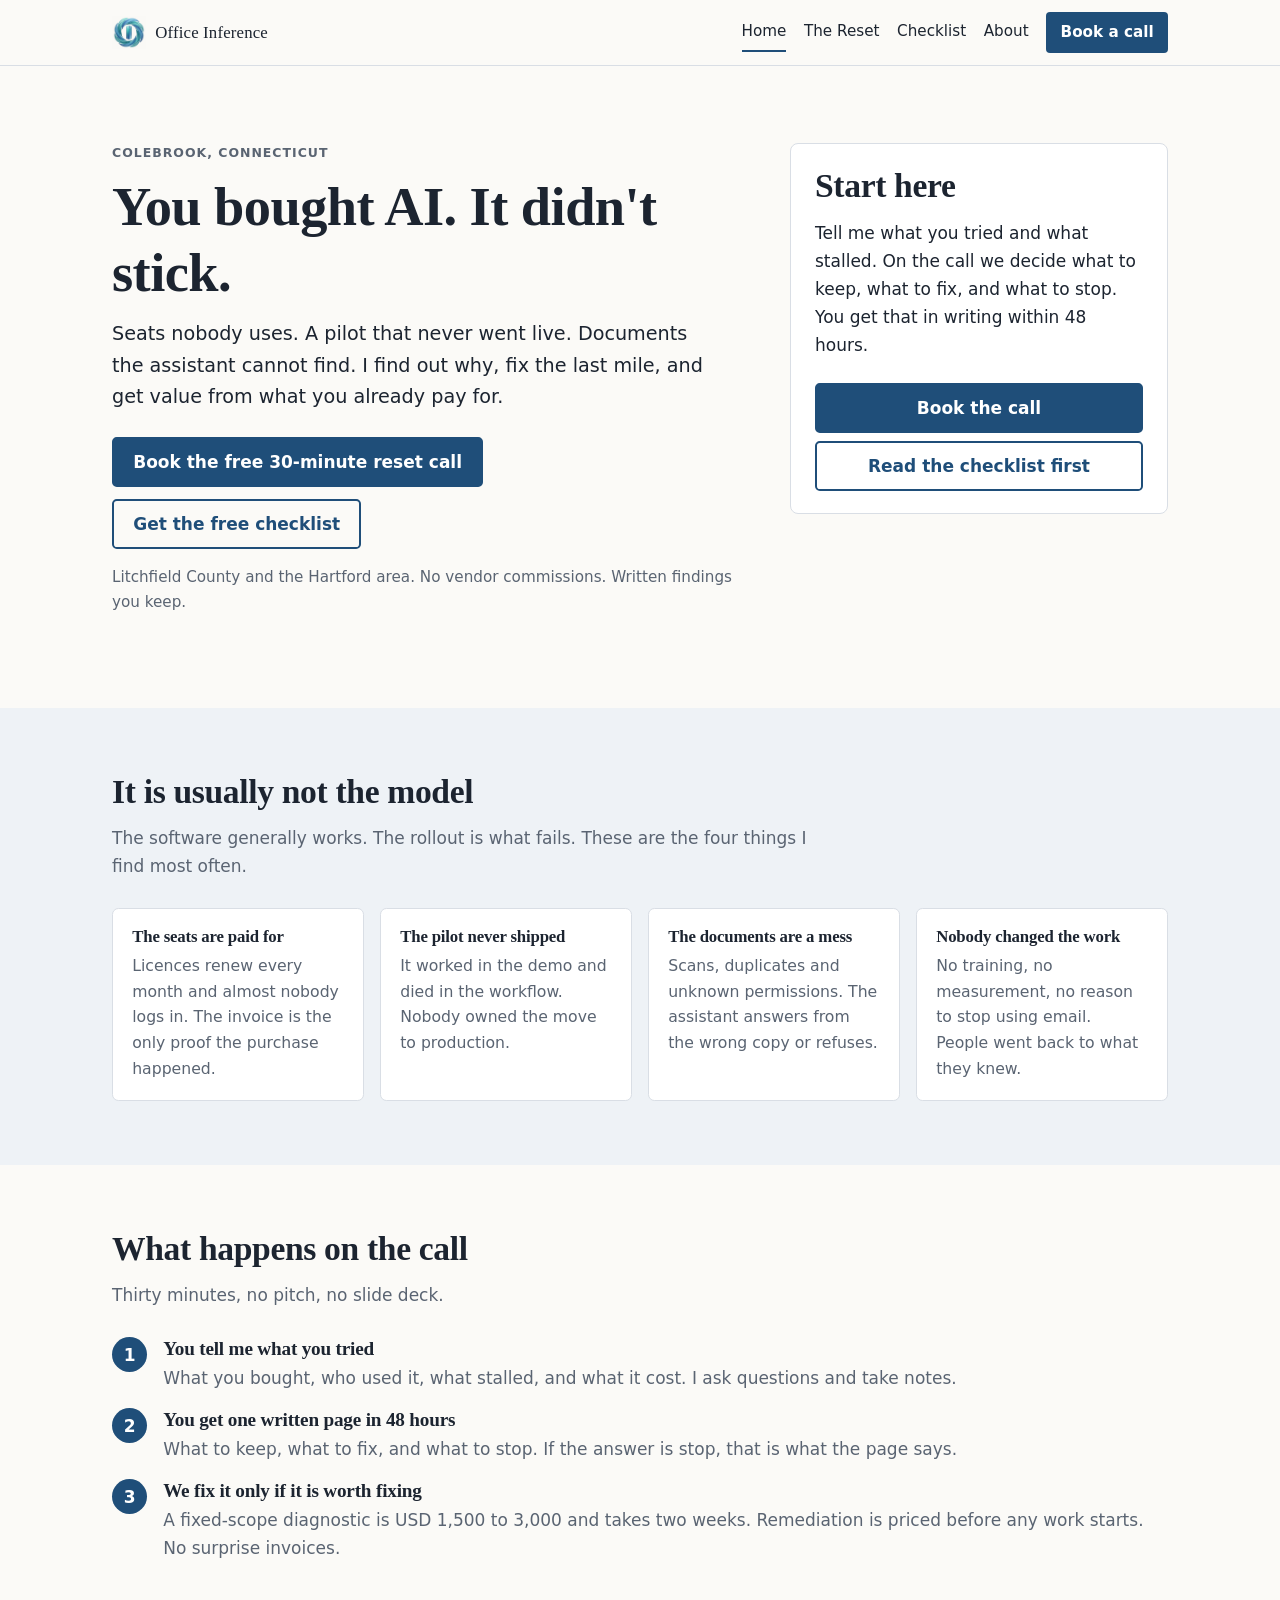
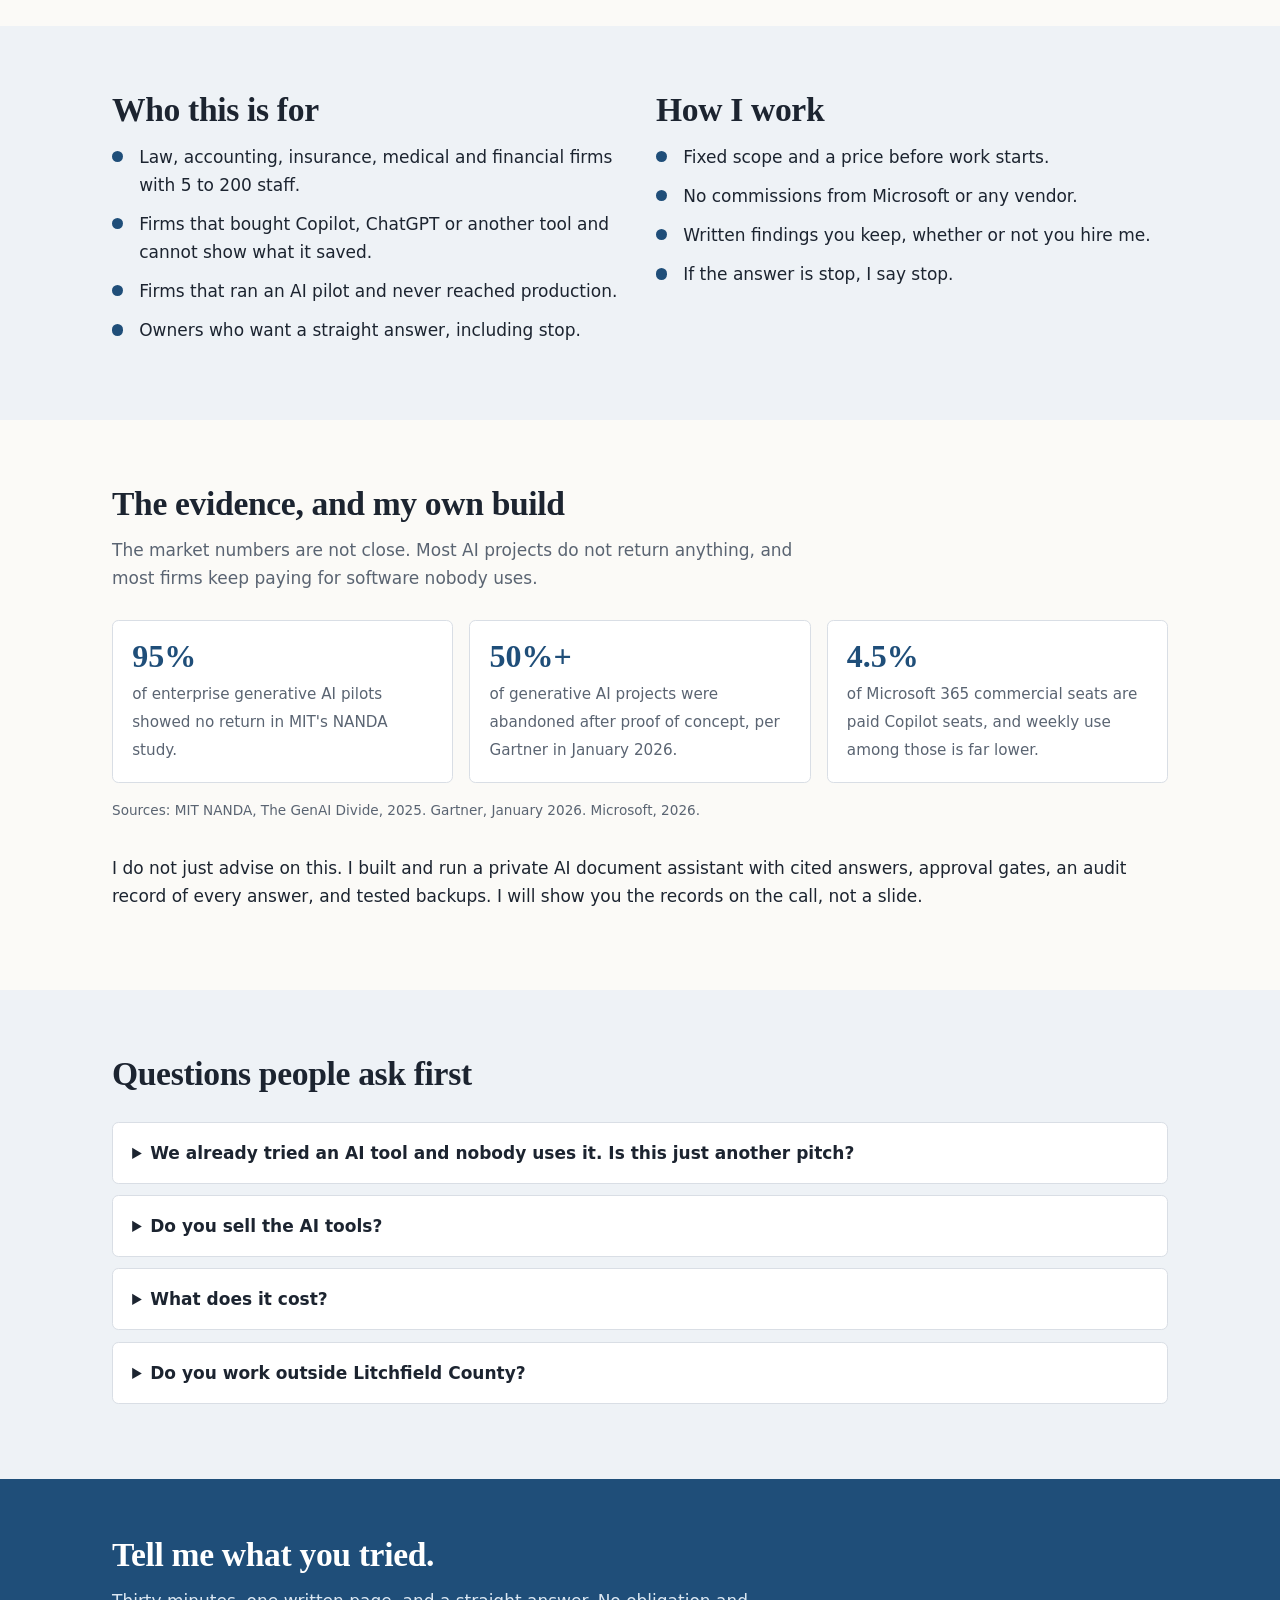
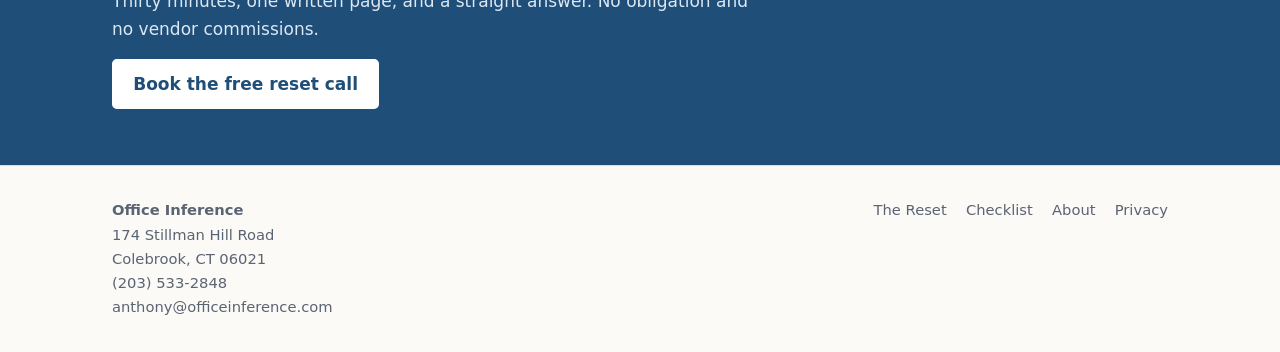
<file: index.html>
<!DOCTYPE html>
<html lang="en">
<head>
<meta charset="utf-8">
<meta name="viewport" content="width=device-width, initial-scale=1">
<title>Office Inference | You bought AI. It didn't stick.</title>
<meta name="description" content="AI adoption help for small firms in Litchfield County and the Hartford area. Find out why your AI stalled, fix the last mile, and get value from what you already own.">
<link rel="canonical" href="https://officeinference.com/">
<link rel="icon" href="/favicon.ico">
<link rel="stylesheet" href="/styles.css">
<script type="application/ld+json">
{"@context":"https://schema.org","@type":"ProfessionalService","name":"Office Inference","url":"https://officeinference.com/","telephone":"+12035332848","email":"anthony@officeinference.com","address":{"@type":"PostalAddress","streetAddress":"174 Stillman Hill Road","addressLocality":"Colebrook","addressRegion":"CT","postalCode":"06021","addressCountry":"US"},"areaServed":["Litchfield County, CT","Hartford, CT","West Hartford, CT"],"description":"AI adoption and remediation for small firms that bought AI and it did not stick."}
</script>
</head>
<body>
<a class="skip-link" href="#main">Skip to content</a>
<header class="site-header">
  <div class="wrap header-inner">
    <a class="brand-link" href="/">
      <img src="/brand/oi-logo-300.png" alt="Office Inference logo" width="300" height="300">
      <span class="brand-name">Office Inference</span>
    </a>
    <nav class="site-nav" aria-label="Main">
      <a href="/" aria-current="page">Home</a>
      <a href="/ai-reset/">The Reset</a>
      <a href="/checklist/">Checklist</a>
      <a href="/about/">About</a>
      <a class="nav-cta" href="/ai-reset/">Book a call</a>
    </nav>
  </div>
</header>

<main id="main">
  <section class="hero">
    <div class="wrap hero-grid">
      <div>
        <p class="eyebrow">Colebrook, Connecticut</p>
        <h1>You bought AI. It didn't stick.</h1>
        <p class="lead">Seats nobody uses. A pilot that never went live. Documents the assistant cannot find. I find out why, fix the last mile, and get value from what you already pay for.</p>
        <div class="actions">
          <a class="button" href="/ai-reset/">Book the free 30-minute reset call</a>
          <a class="button secondary" href="/checklist/">Get the free checklist</a>
        </div>
        <p class="small">Litchfield County and the Hartford area. No vendor commissions. Written findings you keep.</p>
      </div>
      <aside class="card" aria-label="Start here">
        <h2>Start here</h2>
        <p>Tell me what you tried and what stalled. On the call we decide what to keep, what to fix, and what to stop. You get that in writing within 48 hours.</p>
        <a class="button" href="/ai-reset/">Book the call</a>
        <a class="button secondary" href="/checklist/">Read the checklist first</a>
      </aside>
    </div>
  </section>

  <section class="block tint" aria-labelledby="pattern-title">
    <div class="wrap">
      <div class="section-head">
        <h2 id="pattern-title">It is usually not the model</h2>
        <p>The software generally works. The rollout is what fails. These are the four things I find most often.</p>
      </div>
      <div class="grid-4">
        <div class="item"><h3>The seats are paid for</h3><p>Licences renew every month and almost nobody logs in. The invoice is the only proof the purchase happened.</p></div>
        <div class="item"><h3>The pilot never shipped</h3><p>It worked in the demo and died in the workflow. Nobody owned the move to production.</p></div>
        <div class="item"><h3>The documents are a mess</h3><p>Scans, duplicates and unknown permissions. The assistant answers from the wrong copy or refuses.</p></div>
        <div class="item"><h3>Nobody changed the work</h3><p>No training, no measurement, no reason to stop using email. People went back to what they knew.</p></div>
      </div>
    </div>
  </section>

  <section class="block" aria-labelledby="happens-title">
    <div class="wrap">
      <div class="section-head">
        <h2 id="happens-title">What happens on the call</h2>
        <p>Thirty minutes, no pitch, no slide deck.</p>
      </div>
      <div class="steps">
        <div class="step"><h3>You tell me what you tried</h3><p>What you bought, who used it, what stalled, and what it cost. I ask questions and take notes.</p></div>
        <div class="step"><h3>You get one written page in 48 hours</h3><p>What to keep, what to fix, and what to stop. If the answer is stop, that is what the page says.</p></div>
        <div class="step"><h3>We fix it only if it is worth fixing</h3><p>A fixed-scope diagnostic is USD 1,500 to 3,000 and takes two weeks. Remediation is priced before any work starts. No surprise invoices.</p></div>
      </div>
    </div>
  </section>

  <section class="block tint" aria-labelledby="who-title">
    <div class="wrap split">
      <div>
        <h2 id="who-title">Who this is for</h2>
        <ul class="checklist">
          <li>Law, accounting, insurance, medical and financial firms with 5 to 200 staff.</li>
          <li>Firms that bought Copilot, ChatGPT or another tool and cannot show what it saved.</li>
          <li>Firms that ran an AI pilot and never reached production.</li>
          <li>Owners who want a straight answer, including stop.</li>
        </ul>
      </div>
      <div>
        <h2>How I work</h2>
        <ul class="checklist">
          <li>Fixed scope and a price before work starts.</li>
          <li>No commissions from Microsoft or any vendor.</li>
          <li>Written findings you keep, whether or not you hire me.</li>
          <li>If the answer is stop, I say stop.</li>
        </ul>
      </div>
    </div>
  </section>

  <section class="block" aria-labelledby="proof-title">
    <div class="wrap">
      <div class="section-head">
        <h2 id="proof-title">The evidence, and my own build</h2>
        <p>The market numbers are not close. Most AI projects do not return anything, and most firms keep paying for software nobody uses.</p>
      </div>
      <div class="stats">
        <div class="stat"><strong>95%</strong><span>of enterprise generative AI pilots showed no return in MIT's NANDA study.</span></div>
        <div class="stat"><strong>50%+</strong><span>of generative AI projects were abandoned after proof of concept, per Gartner in January 2026.</span></div>
        <div class="stat"><strong>4.5%</strong><span>of Microsoft 365 commercial seats are paid Copilot seats, and weekly use among those is far lower.</span></div>
      </div>
      <p class="source-note">Sources: MIT NANDA, The GenAI Divide, 2025. Gartner, January 2026. Microsoft, 2026.</p>
      <p class="mt-2">I do not just advise on this. I built and run a private AI document assistant with cited answers, approval gates, an audit record of every answer, and tested backups. I will show you the records on the call, not a slide.</p>
    </div>
  </section>

  <section class="block tint faq" aria-labelledby="faq-title">
    <div class="wrap">
      <div class="section-head"><h2 id="faq-title">Questions people ask first</h2></div>
      <details>
        <summary>We already tried an AI tool and nobody uses it. Is this just another pitch?</summary>
        <p>No. The call starts with what happened, not with a product. If the honest answer is that the tool is not worth another dollar for your firm, the written page will say so. I do not sell licences and I take no vendor money.</p>
      </details>
      <details>
        <summary>Do you sell the AI tools?</summary>
        <p>No. You buy licences in your own name and pay the vendor directly. I charge for the work: the diagnosis, the fixes, the training, and the evidence that it worked.</p>
      </details>
      <details>
        <summary>What does it cost?</summary>
        <p>The first call is free. The written page is included. A full diagnostic is USD 1,500 to 3,000 for two weeks, credited against remediation if you continue. Remediation is fixed-scope and priced before work starts.</p>
      </details>
      <details>
        <summary>Do you work outside Litchfield County?</summary>
        <p>Yes. Hartford and West Hartford in person, and the rest of Connecticut by video. The work is mostly documents, permissions and training, so location matters less than access.</p>
      </details>
    </div>
  </section>

  <section class="cta-band">
    <div class="wrap">
      <h2>Tell me what you tried.</h2>
      <p>Thirty minutes, one written page, and a straight answer. No obligation and no vendor commissions.</p>
      <a class="button" href="/ai-reset/">Book the free reset call</a>
    </div>
  </section>
</main>

<footer class="site-footer">
  <div class="wrap footer-grid">
    <div>
      <strong>Office Inference</strong><br>
      174 Stillman Hill Road<br>Colebrook, CT 06021<br><a href="tel:+12035332848">(203) 533-2848</a><br>
      <a href="mailto:anthony@officeinference.com">anthony@officeinference.com</a>
    </div>
    <nav class="footer-links" aria-label="Footer">
      <a href="/ai-reset/">The Reset</a>
      <a href="/checklist/">Checklist</a>
      <a href="/about/">About</a>
      <a href="/privacy/">Privacy</a>
    </nav>
  </div>
</footer>
</body>
</html>
</file>
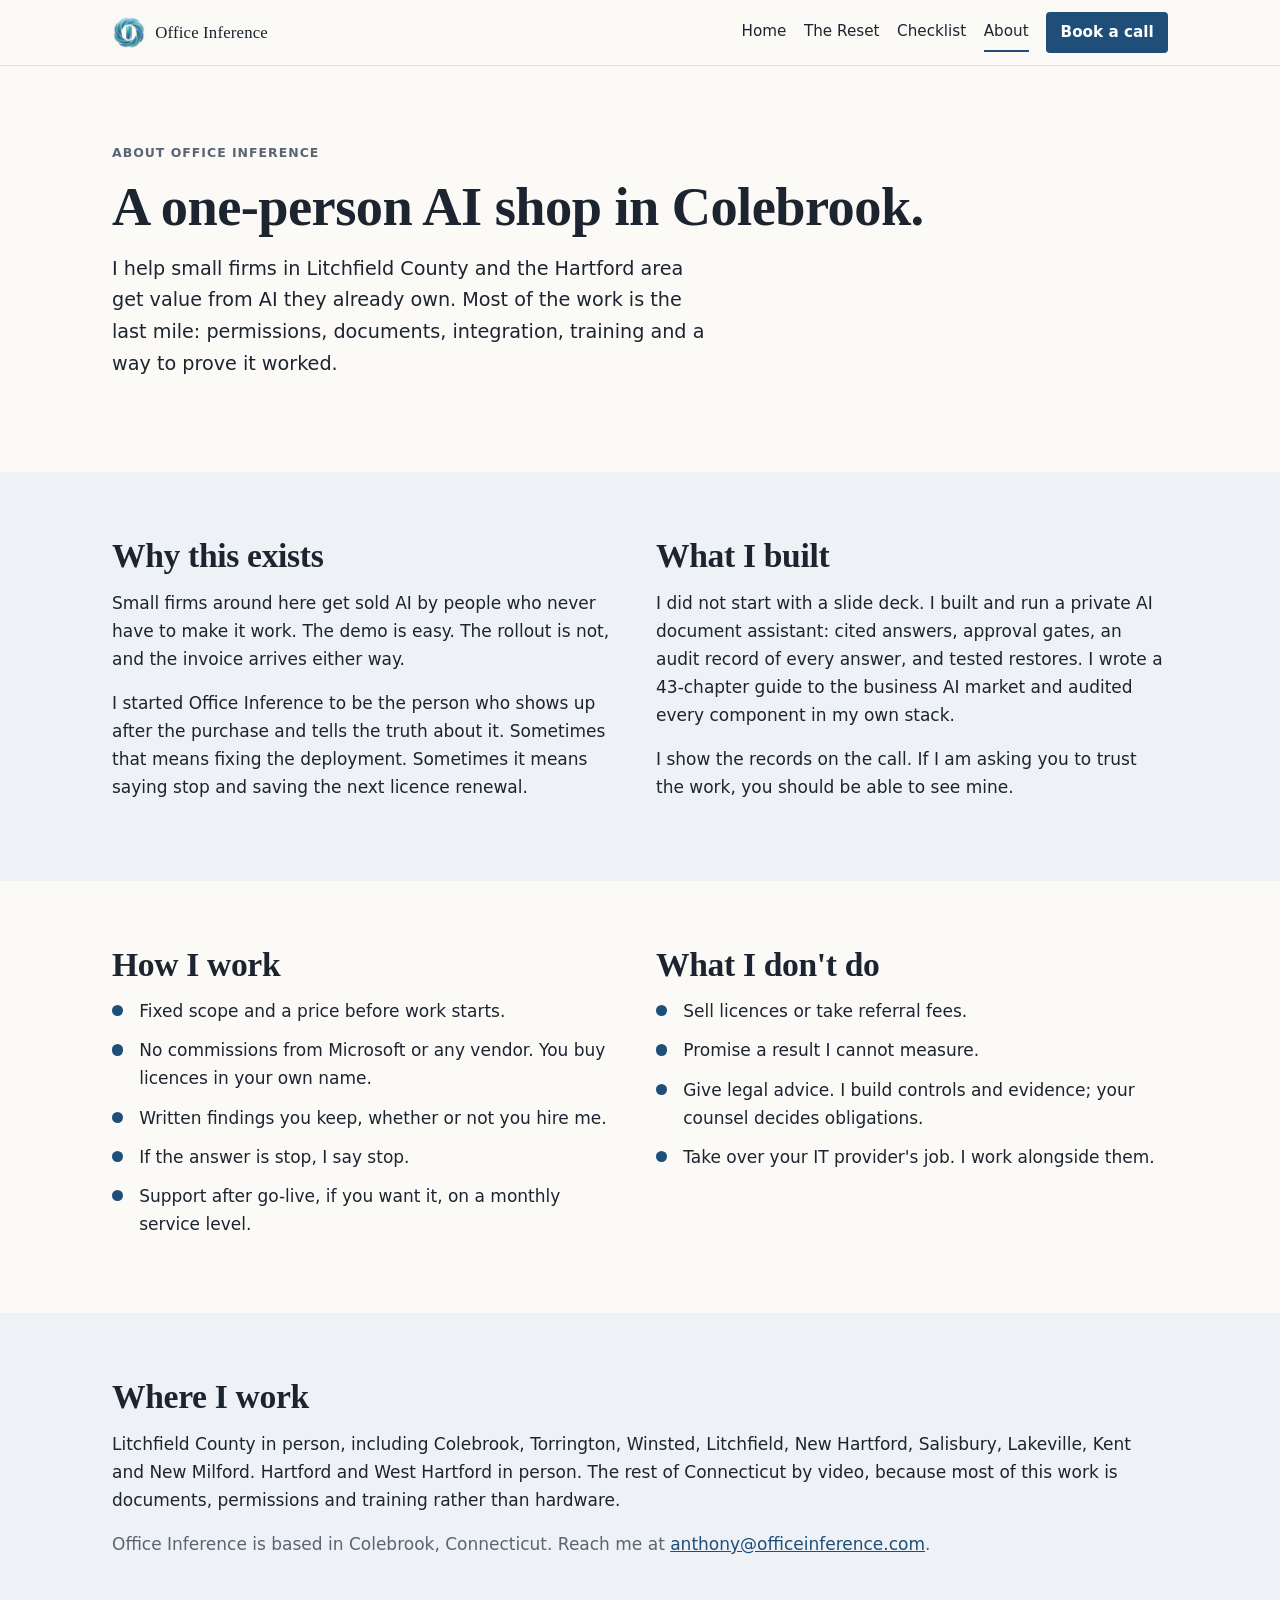
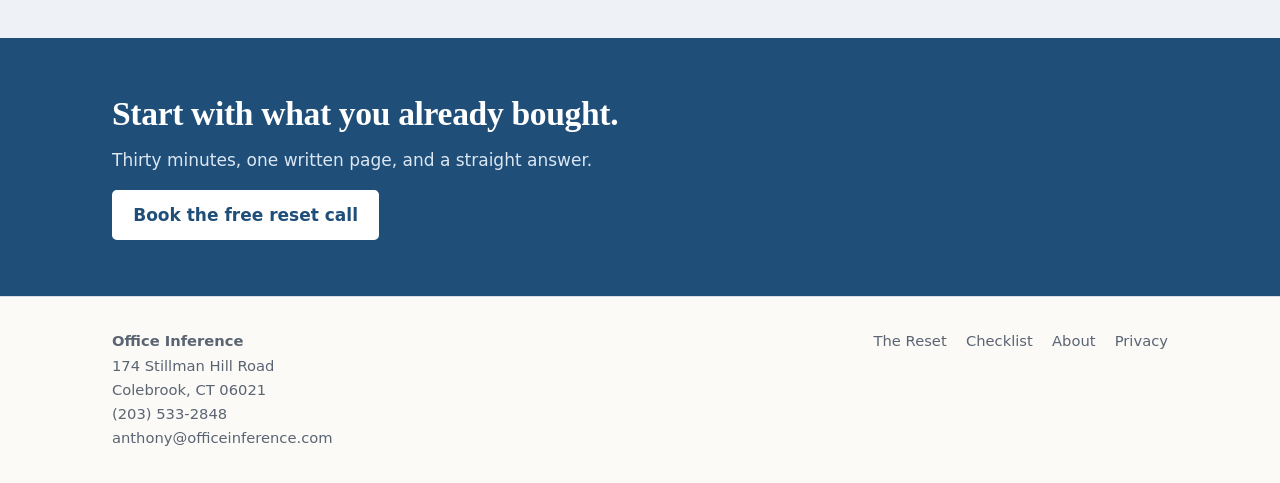
<file: about/index.html>
<!DOCTYPE html>
<html lang="en">
<head>
<meta charset="utf-8">
<meta name="viewport" content="width=device-width, initial-scale=1">
<title>About | Office Inference</title>
<meta name="description" content="Office Inference is a one-person AI shop in Colebrook, Connecticut. I help small firms get value from AI they already own, with fixed scope and no vendor commissions.">
<link rel="canonical" href="https://officeinference.com/about/">
<link rel="icon" href="/favicon.ico">
<link rel="stylesheet" href="/styles.css">
</head>
<body>
<a class="skip-link" href="#main">Skip to content</a>
<header class="site-header">
  <div class="wrap header-inner">
    <a class="brand-link" href="/">
      <img src="/brand/oi-logo-300.png" alt="Office Inference logo" width="300" height="300">
      <span class="brand-name">Office Inference</span>
    </a>
    <nav class="site-nav" aria-label="Main">
      <a href="/">Home</a>
      <a href="/ai-reset/">The Reset</a>
      <a href="/checklist/">Checklist</a>
      <a href="/about/" aria-current="page">About</a>
      <a class="nav-cta" href="/ai-reset/">Book a call</a>
    </nav>
  </div>
</header>

<main id="main">
  <section class="hero">
    <div class="wrap">
      <p class="eyebrow">About Office Inference</p>
      <h1>A one-person AI shop in Colebrook.</h1>
      <p class="lead">I help small firms in Litchfield County and the Hartford area get value from AI they already own. Most of the work is the last mile: permissions, documents, integration, training and a way to prove it worked.</p>
    </div>
  </section>

  <section class="block tint">
    <div class="wrap split">
      <div>
        <h2>Why this exists</h2>
        <p>Small firms around here get sold AI by people who never have to make it work. The demo is easy. The rollout is not, and the invoice arrives either way.</p>
        <p>I started Office Inference to be the person who shows up after the purchase and tells the truth about it. Sometimes that means fixing the deployment. Sometimes it means saying stop and saving the next licence renewal.</p>
      </div>
      <div>
        <h2>What I built</h2>
        <p>I did not start with a slide deck. I built and run a private AI document assistant: cited answers, approval gates, an audit record of every answer, and tested restores. I wrote a 43-chapter guide to the business AI market and audited every component in my own stack.</p>
        <p>I show the records on the call. If I am asking you to trust the work, you should be able to see mine.</p>
      </div>
    </div>
  </section>

  <section class="block">
    <div class="wrap split">
      <div>
        <h2>How I work</h2>
        <ul class="checklist">
          <li>Fixed scope and a price before work starts.</li>
          <li>No commissions from Microsoft or any vendor. You buy licences in your own name.</li>
          <li>Written findings you keep, whether or not you hire me.</li>
          <li>If the answer is stop, I say stop.</li>
          <li>Support after go-live, if you want it, on a monthly service level.</li>
        </ul>
      </div>
      <div>
        <h2>What I don't do</h2>
        <ul class="checklist">
          <li>Sell licences or take referral fees.</li>
          <li>Promise a result I cannot measure.</li>
          <li>Give legal advice. I build controls and evidence; your counsel decides obligations.</li>
          <li>Take over your IT provider's job. I work alongside them.</li>
        </ul>
      </div>
    </div>
  </section>

  <section class="block tint">
    <div class="wrap">
      <h2>Where I work</h2>
      <p>Litchfield County in person, including Colebrook, Torrington, Winsted, Litchfield, New Hartford, Salisbury, Lakeville, Kent and New Milford. Hartford and West Hartford in person. The rest of Connecticut by video, because most of this work is documents, permissions and training rather than hardware.</p>
      <p class="muted">Office Inference is based in Colebrook, Connecticut. Reach me at <a href="mailto:anthony@officeinference.com">anthony@officeinference.com</a>.</p>
    </div>
  </section>

  <section class="cta-band">
    <div class="wrap">
      <h2>Start with what you already bought.</h2>
      <p>Thirty minutes, one written page, and a straight answer.</p>
      <a class="button" href="/ai-reset/">Book the free reset call</a>
    </div>
  </section>
</main>

<footer class="site-footer">
  <div class="wrap footer-grid">
    <div>
      <strong>Office Inference</strong><br>
      174 Stillman Hill Road<br>Colebrook, CT 06021<br><a href="tel:+12035332848">(203) 533-2848</a><br>
      <a href="mailto:anthony@officeinference.com">anthony@officeinference.com</a>
    </div>
    <nav class="footer-links" aria-label="Footer">
      <a href="/ai-reset/">The Reset</a>
      <a href="/checklist/">Checklist</a>
      <a href="/about/">About</a>
      <a href="/privacy/">Privacy</a>
    </nav>
  </div>
</footer>
</body>
</html>
</file>
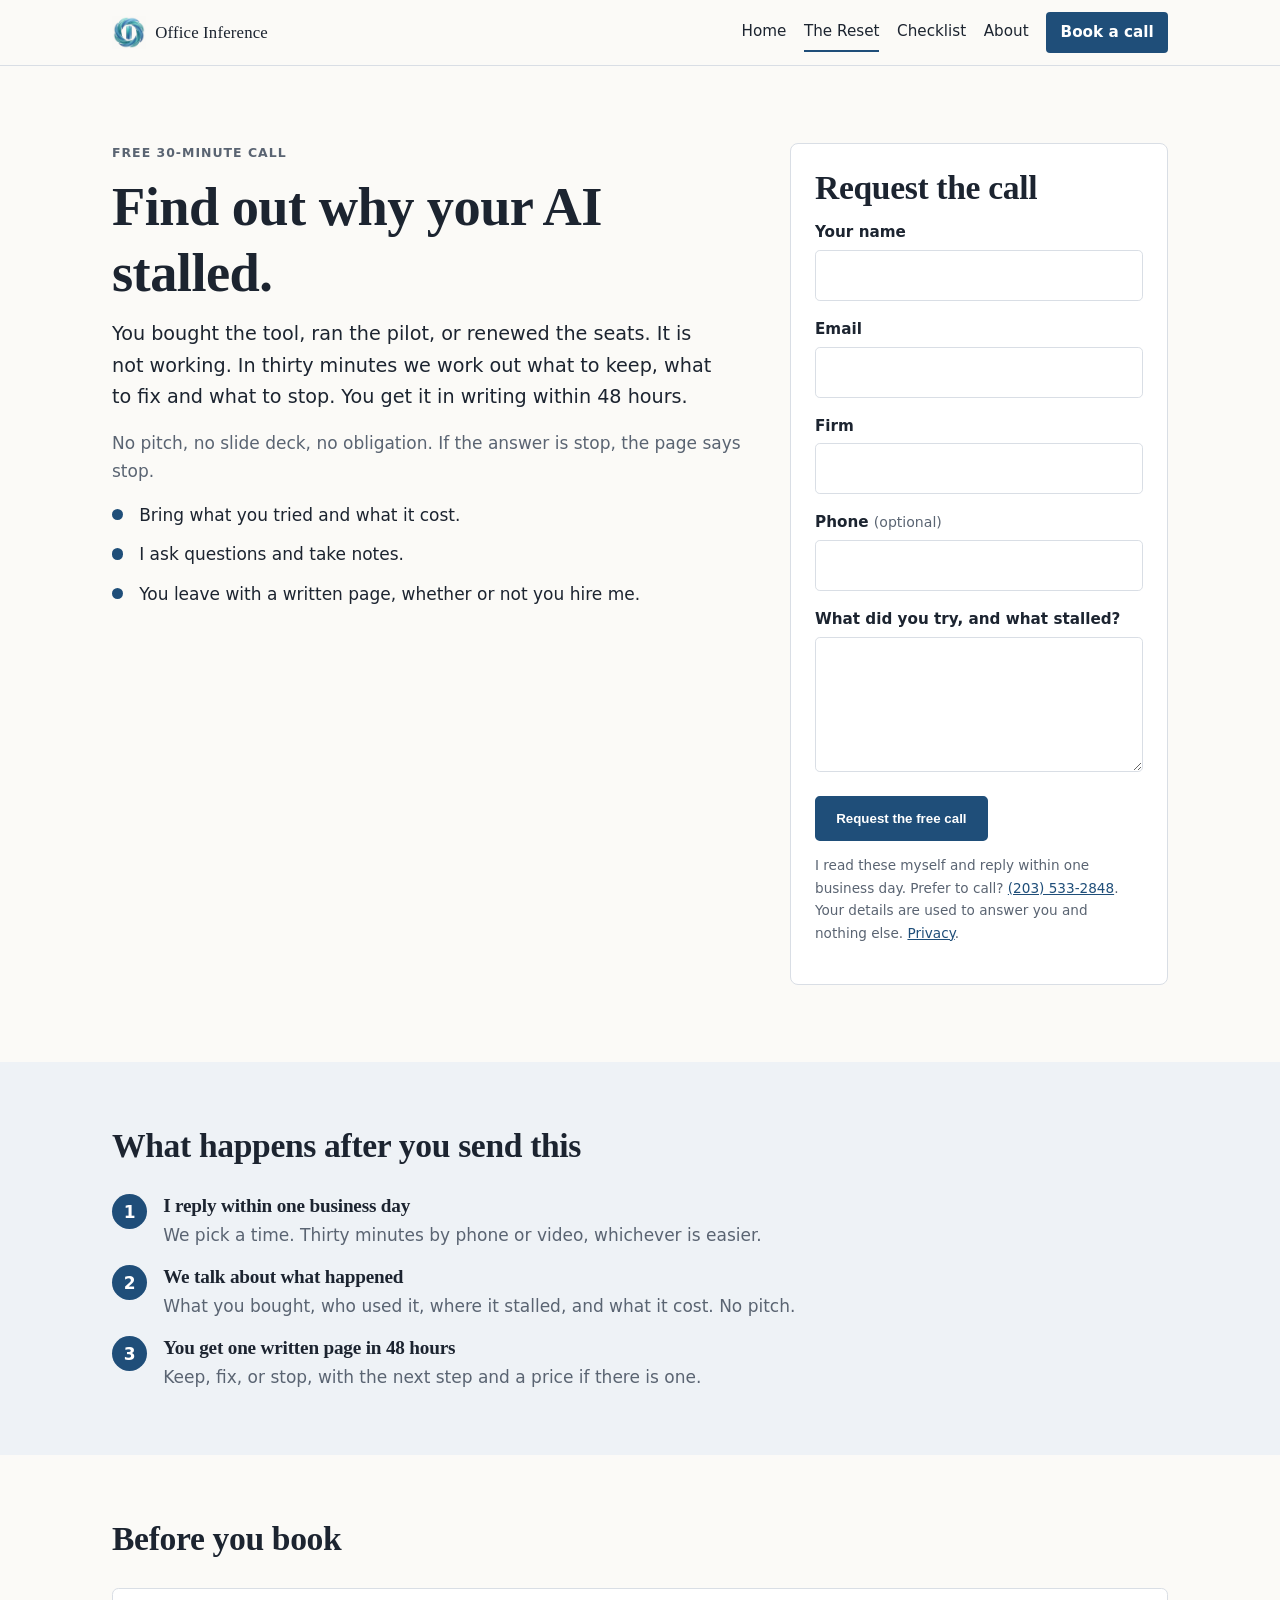
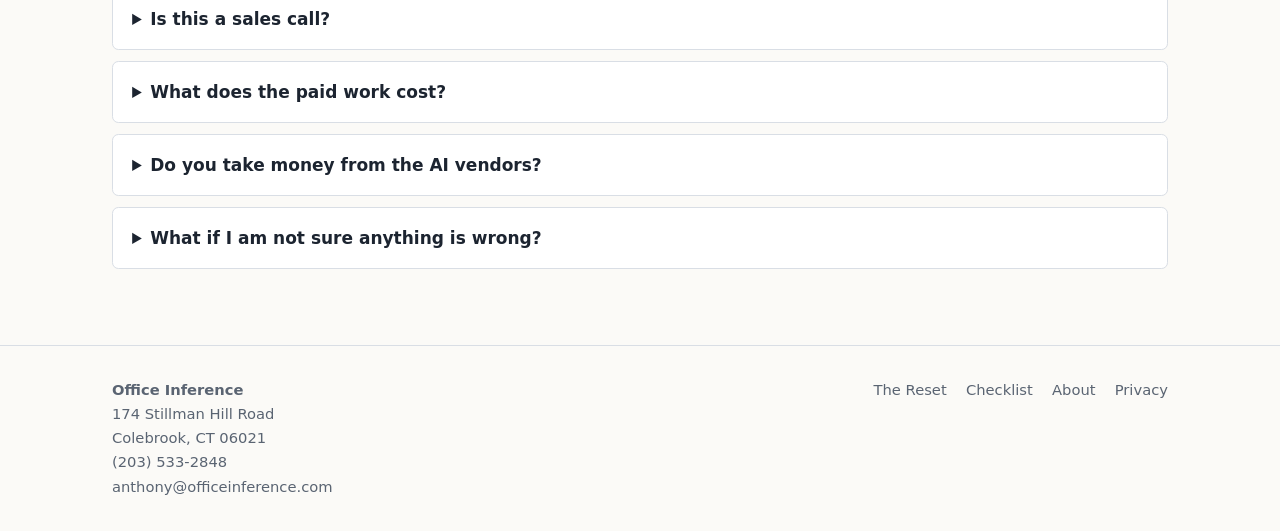
<file: ai-reset/index.html>
<!DOCTYPE html>
<html lang="en">
<head>
<meta charset="utf-8">
<meta name="viewport" content="width=device-width, initial-scale=1">
<title>Book the free AI reset call | Office Inference</title>
<meta name="description" content="A free 30-minute call for small firms that bought AI and it did not stick. One written page in 48 hours: what to keep, what to fix, what to stop.">
<link rel="canonical" href="https://officeinference.com/ai-reset/">
<link rel="icon" href="/favicon.ico">
<link rel="stylesheet" href="/styles.css">
</head>
<body>
<a class="skip-link" href="#main">Skip to content</a>
<header class="site-header">
  <div class="wrap header-inner">
    <a class="brand-link" href="/">
      <img src="/brand/oi-logo-300.png" alt="Office Inference logo" width="300" height="300">
      <span class="brand-name">Office Inference</span>
    </a>
    <nav class="site-nav" aria-label="Main">
      <a href="/">Home</a>
      <a href="/ai-reset/" aria-current="page">The Reset</a>
      <a href="/checklist/">Checklist</a>
      <a href="/about/">About</a>
      <a class="nav-cta" href="#request">Book a call</a>
    </nav>
  </div>
</header>

<main id="main">
  <section class="hero">
    <div class="wrap hero-grid">
      <div>
        <p class="eyebrow">Free 30-minute call</p>
        <h1>Find out why your AI stalled.</h1>
        <p class="lead">You bought the tool, ran the pilot, or renewed the seats. It is not working. In thirty minutes we work out what to keep, what to fix and what to stop. You get it in writing within 48 hours.</p>
        <p class="muted">No pitch, no slide deck, no obligation. If the answer is stop, the page says stop.</p>
        <ul class="checklist">
          <li>Bring what you tried and what it cost.</li>
          <li>I ask questions and take notes.</li>
          <li>You leave with a written page, whether or not you hire me.</li>
        </ul>
      </div>
      <div class="form-card" id="request">
        <h2>Request the call</h2>
        <form method="POST" action="https://formspree.io/f/xzezqbaz" data-form="reset">
          <div class="field">
            <label for="name">Your name</label>
            <input id="name" name="name" type="text" autocomplete="name" required>
          </div>
          <div class="field">
            <label for="email">Email</label>
            <input id="email" name="email" type="email" autocomplete="email" required>
          </div>
          <div class="field">
            <label for="firm">Firm</label>
            <input id="firm" name="firm" type="text" autocomplete="organization">
          </div>
          <div class="field">
            <label for="phone">Phone <span class="hint">(optional)</span></label>
            <input id="phone" name="phone" type="tel" autocomplete="tel">
          </div>
          <div class="field">
            <label for="message">What did you try, and what stalled?</label>
            <textarea id="message" name="message" rows="4"></textarea>
          </div>
          <input type="text" name="_gotcha" class="hp" tabindex="-1" autocomplete="off" aria-hidden="true">
          <input type="hidden" name="_subject" value="AI Reset call request">
          <input type="hidden" name="_next" value="https://officeinference.com/ai-reset/thank-you/">
          <input type="hidden" name="page" value="ai-reset">
          <input type="hidden" name="source" value="website">
          <input type="hidden" name="utm_source" value="">
          <input type="hidden" name="utm_medium" value="">
          <input type="hidden" name="utm_campaign" value="">
          <input type="hidden" name="utm_content" value="">
          <button class="button" type="submit">Request the free call</button>
          <p class="form-note">I read these myself and reply within one business day. Prefer to call? <a href="tel:+12035332848">(203) 533-2848</a>. Your details are used to answer you and nothing else. <a href="/privacy/">Privacy</a>.</p>
        </form>
      </div>
    </div>
  </section>

  <section class="block tint" aria-labelledby="call-title">
    <div class="wrap">
      <div class="section-head">
        <h2 id="call-title">What happens after you send this</h2>
      </div>
      <div class="steps">
        <div class="step"><h3>I reply within one business day</h3><p>We pick a time. Thirty minutes by phone or video, whichever is easier.</p></div>
        <div class="step"><h3>We talk about what happened</h3><p>What you bought, who used it, where it stalled, and what it cost. No pitch.</p></div>
        <div class="step"><h3>You get one written page in 48 hours</h3><p>Keep, fix, or stop, with the next step and a price if there is one.</p></div>
      </div>
    </div>
  </section>

  <section class="block faq" aria-labelledby="faq-title">
    <div class="wrap">
      <div class="section-head"><h2 id="faq-title">Before you book</h2></div>
      <details>
        <summary>Is this a sales call?</summary>
        <p>No. It is a diagnosis. If a paid engagement makes sense, I will quote it on the written page. If it does not, the page says that and you owe nothing.</p>
      </details>
      <details>
        <summary>What does the paid work cost?</summary>
        <p>The diagnostic is USD 1,500 to 3,000 for two weeks, credited against remediation if you continue. Remediation is fixed-scope, priced before work starts.</p>
      </details>
      <details>
        <summary>Do you take money from the AI vendors?</summary>
        <p>No. I hold no vendor agreements and take no commissions. You buy licences in your own name and pay the vendor directly.</p>
      </details>
      <details>
        <summary>What if I am not sure anything is wrong?</summary>
        <p>That is a good reason to have the call. The cheapest outcome is finding out that what you own is fine and you do not need to spend more.</p>
      </details>
    </div>
  </section>
</main>

<footer class="site-footer">
  <div class="wrap footer-grid">
    <div>
      <strong>Office Inference</strong><br>
      174 Stillman Hill Road<br>Colebrook, CT 06021<br><a href="tel:+12035332848">(203) 533-2848</a><br>
      <a href="mailto:anthony@officeinference.com">anthony@officeinference.com</a>
    </div>
    <nav class="footer-links" aria-label="Footer">
      <a href="/ai-reset/">The Reset</a>
      <a href="/checklist/">Checklist</a>
      <a href="/about/">About</a>
      <a href="/privacy/">Privacy</a>
    </nav>
  </div>
</footer>
<script src="/form.js"></script>
</body>
</html>
</file>
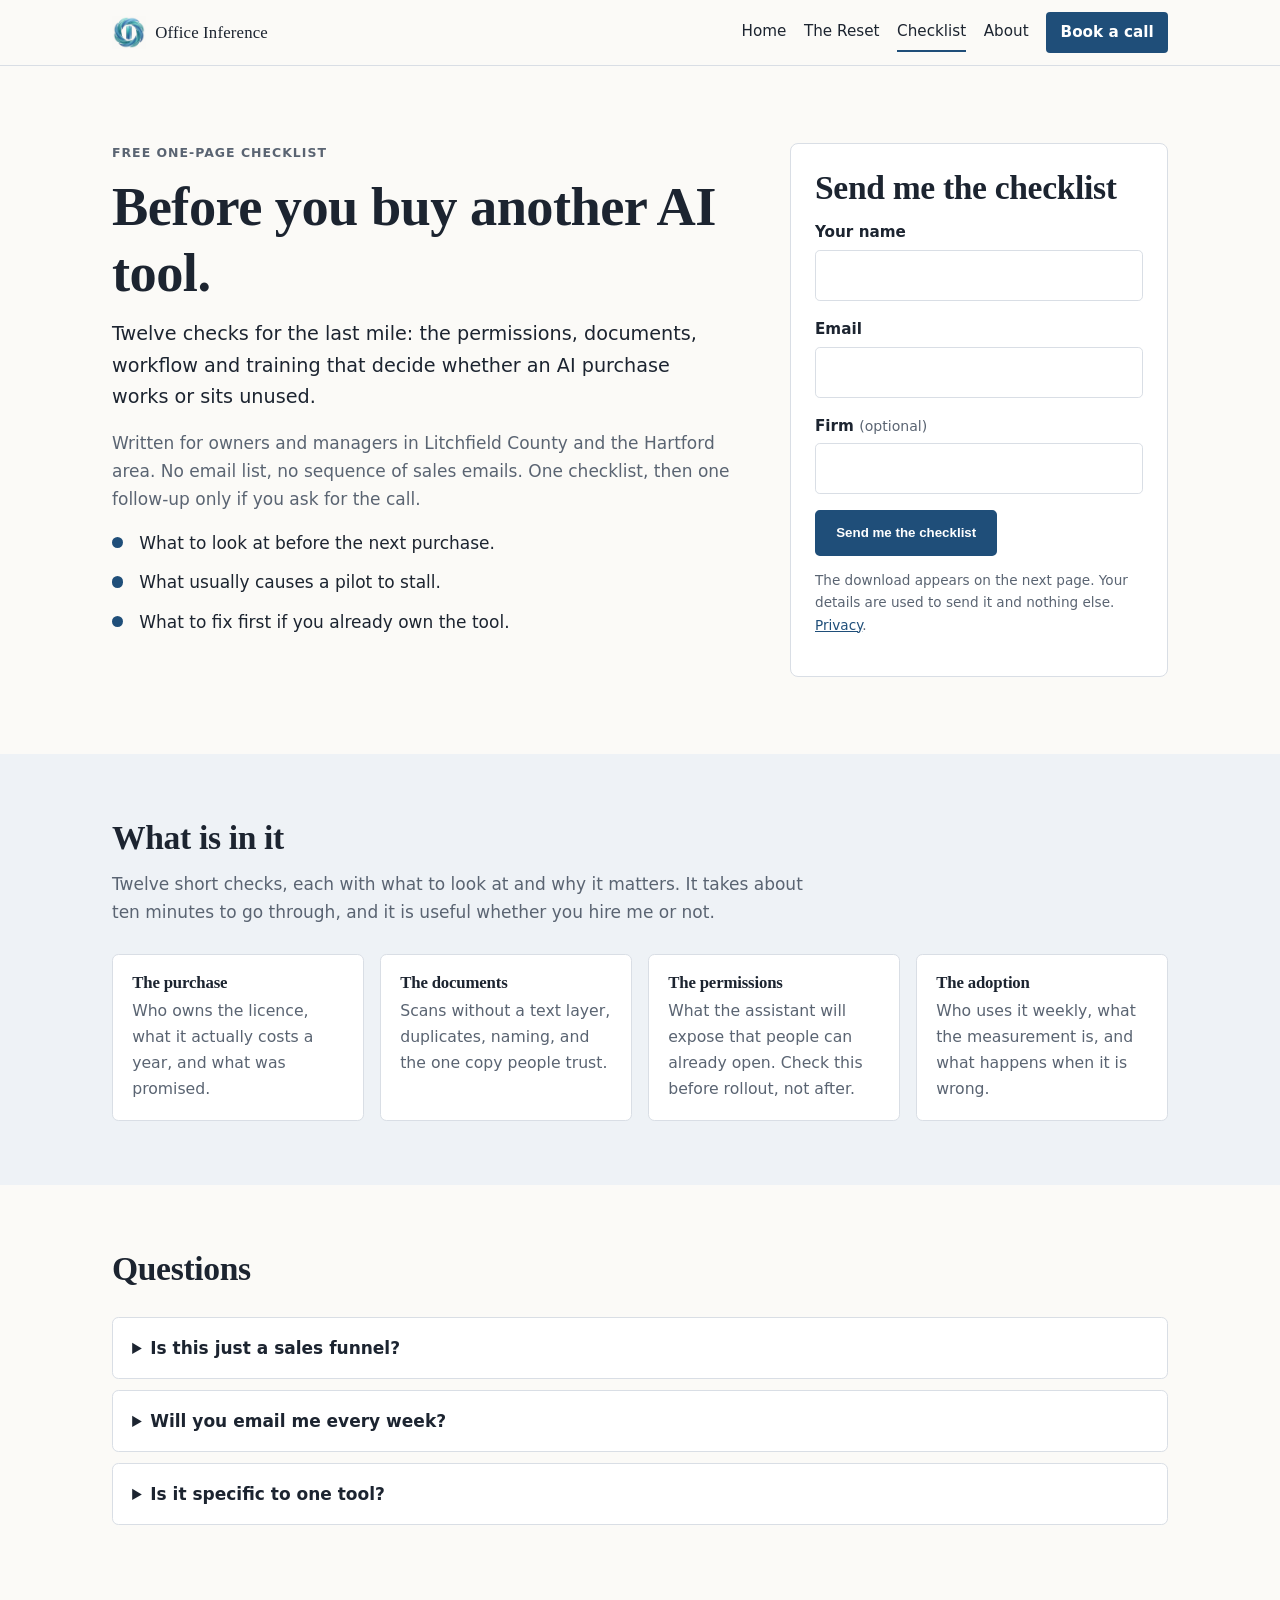
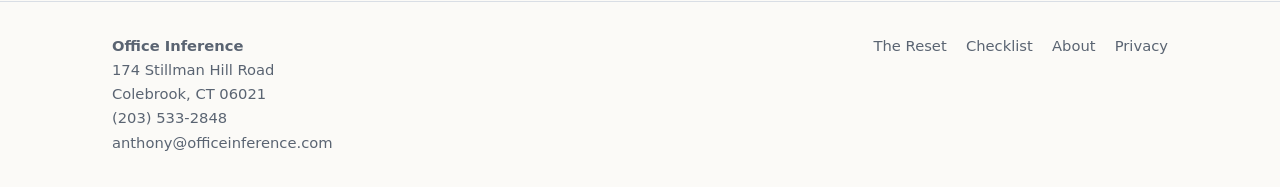
<file: checklist/index.html>
<!DOCTYPE html>
<html lang="en">
<head>
<meta charset="utf-8">
<meta name="viewport" content="width=device-width, initial-scale=1">
<title>The AI Last-Mile Checklist | Office Inference</title>
<meta name="description" content="Twelve checks before you buy another AI tool. A free one-page checklist for small firms that already tried AI and it did not stick.">
<link rel="canonical" href="https://officeinference.com/checklist/">
<link rel="icon" href="/favicon.ico">
<link rel="stylesheet" href="/styles.css">
</head>
<body>
<a class="skip-link" href="#main">Skip to content</a>
<header class="site-header">
  <div class="wrap header-inner">
    <a class="brand-link" href="/">
      <img src="/brand/oi-logo-300.png" alt="Office Inference logo" width="300" height="300">
      <span class="brand-name">Office Inference</span>
    </a>
    <nav class="site-nav" aria-label="Main">
      <a href="/">Home</a>
      <a href="/ai-reset/">The Reset</a>
      <a href="/checklist/" aria-current="page">Checklist</a>
      <a href="/about/">About</a>
      <a class="nav-cta" href="/ai-reset/">Book a call</a>
    </nav>
  </div>
</header>

<main id="main">
  <section class="hero">
    <div class="wrap hero-grid">
      <div>
        <p class="eyebrow">Free one-page checklist</p>
        <h1>Before you buy another AI tool.</h1>
        <p class="lead">Twelve checks for the last mile: the permissions, documents, workflow and training that decide whether an AI purchase works or sits unused.</p>
        <p class="muted">Written for owners and managers in Litchfield County and the Hartford area. No email list, no sequence of sales emails. One checklist, then one follow-up only if you ask for the call.</p>
        <ul class="checklist">
          <li>What to look at before the next purchase.</li>
          <li>What usually causes a pilot to stall.</li>
          <li>What to fix first if you already own the tool.</li>
        </ul>
      </div>
      <div class="form-card">
        <h2>Send me the checklist</h2>
        <form method="POST" action="https://formspree.io/f/xzezqbaz" data-form="checklist">
          <div class="field">
            <label for="name">Your name</label>
            <input id="name" name="name" type="text" autocomplete="name" required>
          </div>
          <div class="field">
            <label for="email">Email</label>
            <input id="email" name="email" type="email" autocomplete="email" required>
          </div>
          <div class="field">
            <label for="firm">Firm <span class="hint">(optional)</span></label>
            <input id="firm" name="firm" type="text" autocomplete="organization">
          </div>
          <input type="text" name="_gotcha" class="hp" tabindex="-1" autocomplete="off" aria-hidden="true">
          <input type="hidden" name="_subject" value="AI Last-Mile Checklist request">
          <input type="hidden" name="_next" value="https://officeinference.com/checklist/thank-you/">
          <input type="hidden" name="page" value="checklist">
          <input type="hidden" name="source" value="website">
          <input type="hidden" name="utm_source" value="">
          <input type="hidden" name="utm_medium" value="">
          <input type="hidden" name="utm_campaign" value="">
          <input type="hidden" name="utm_content" value="">
          <button class="button" type="submit">Send me the checklist</button>
          <p class="form-note">The download appears on the next page. Your details are used to send it and nothing else. <a href="/privacy/">Privacy</a>.</p>
        </form>
      </div>
    </div>
  </section>

  <section class="block tint" aria-labelledby="what-title">
    <div class="wrap">
      <div class="section-head">
        <h2 id="what-title">What is in it</h2>
        <p>Twelve short checks, each with what to look at and why it matters. It takes about ten minutes to go through, and it is useful whether you hire me or not.</p>
      </div>
      <div class="grid-4">
        <div class="item"><h3>The purchase</h3><p>Who owns the licence, what it actually costs a year, and what was promised.</p></div>
        <div class="item"><h3>The documents</h3><p>Scans without a text layer, duplicates, naming, and the one copy people trust.</p></div>
        <div class="item"><h3>The permissions</h3><p>What the assistant will expose that people can already open. Check this before rollout, not after.</p></div>
        <div class="item"><h3>The adoption</h3><p>Who uses it weekly, what the measurement is, and what happens when it is wrong.</p></div>
      </div>
    </div>
  </section>

  <section class="block faq" aria-labelledby="faq-title">
    <div class="wrap">
      <div class="section-head"><h2 id="faq-title">Questions</h2></div>
      <details>
        <summary>Is this just a sales funnel?</summary>
        <p>It is a checklist, and the call is optional. If it is useful, the next step is a free 30-minute conversation. If not, keep it and use it.</p>
      </details>
      <details>
        <summary>Will you email me every week?</summary>
        <p>No. You get the checklist, and one message only if you ask for the call. There is no newsletter and no sequence.</p>
      </details>
      <details>
        <summary>Is it specific to one tool?</summary>
        <p>The checks apply to Copilot, ChatGPT for business, and any document assistant. The Microsoft 365 questions are marked separately because permissions work differently there.</p>
      </details>
    </div>
  </section>
</main>

<footer class="site-footer">
  <div class="wrap footer-grid">
    <div>
      <strong>Office Inference</strong><br>
      174 Stillman Hill Road<br>Colebrook, CT 06021<br><a href="tel:+12035332848">(203) 533-2848</a><br>
      <a href="mailto:anthony@officeinference.com">anthony@officeinference.com</a>
    </div>
    <nav class="footer-links" aria-label="Footer">
      <a href="/ai-reset/">The Reset</a>
      <a href="/checklist/">Checklist</a>
      <a href="/about/">About</a>
      <a href="/privacy/">Privacy</a>
    </nav>
  </div>
</footer>
<script src="/form.js"></script>
</body>
</html>
</file>
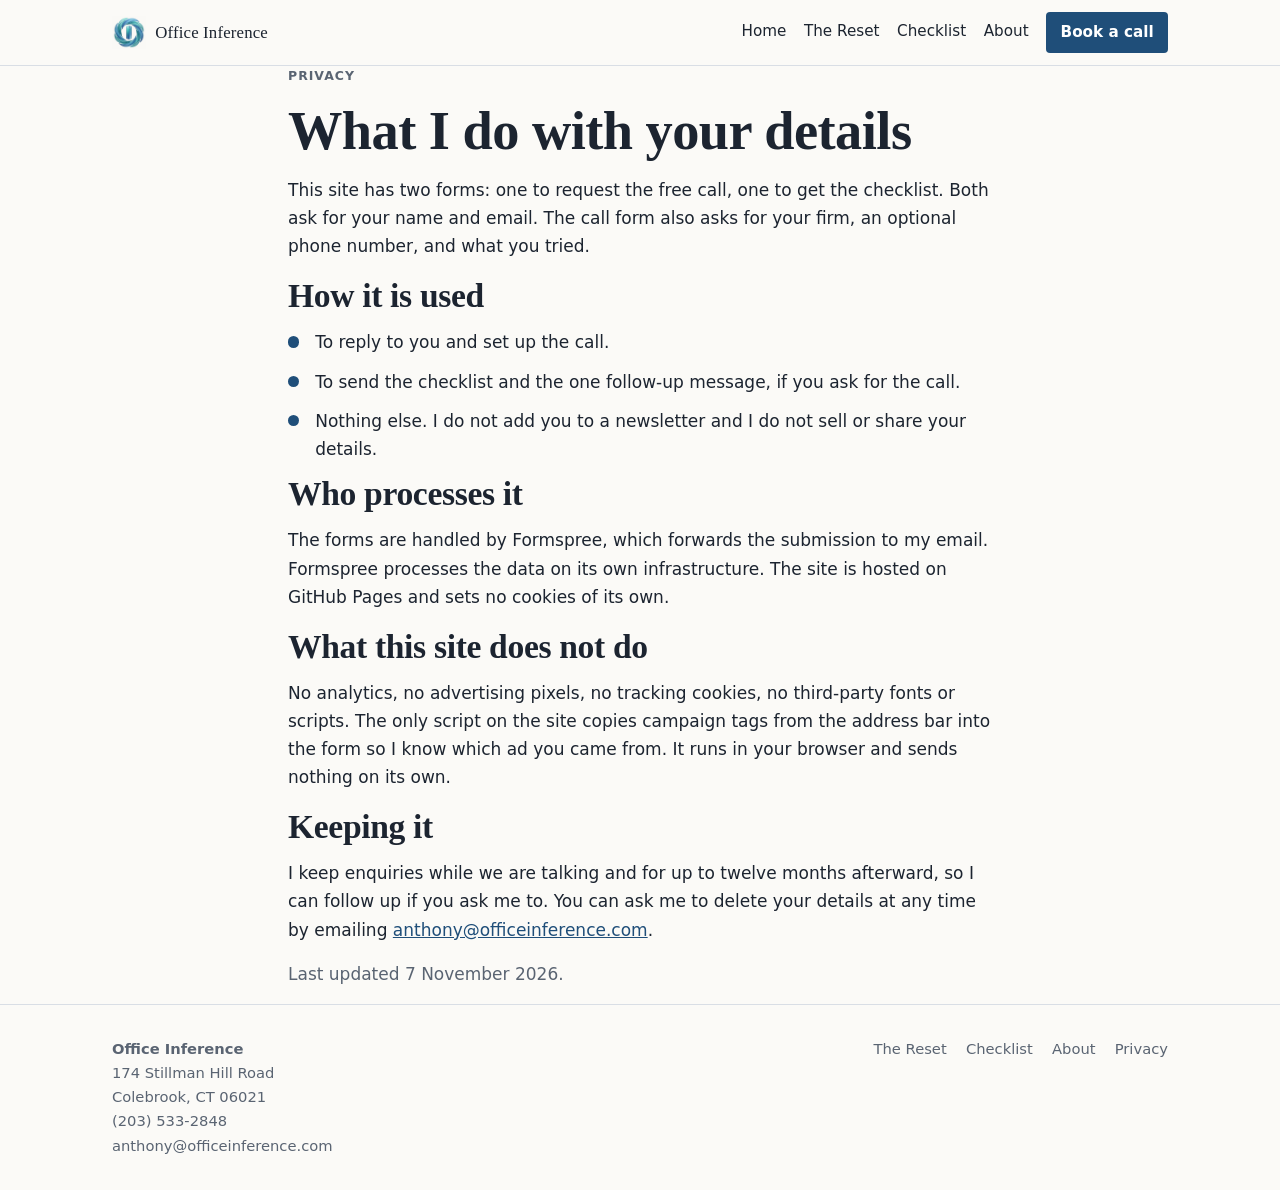
<file: privacy/index.html>
<!DOCTYPE html>
<html lang="en">
<head>
<meta charset="utf-8">
<meta name="viewport" content="width=device-width, initial-scale=1">
<title>Privacy | Office Inference</title>
<meta name="description" content="What Office Inference does with the details you send through this site. No trackers, no cookies, no email list.">
<link rel="canonical" href="https://officeinference.com/privacy/">
<link rel="icon" href="/favicon.ico">
<link rel="stylesheet" href="/styles.css">
</head>
<body>
<a class="skip-link" href="#main">Skip to content</a>
<header class="site-header">
  <div class="wrap header-inner">
    <a class="brand-link" href="/">
      <img src="/brand/oi-logo-300.png" alt="Office Inference logo" width="300" height="300">
      <span class="brand-name">Office Inference</span>
    </a>
    <nav class="site-nav" aria-label="Main">
      <a href="/">Home</a>
      <a href="/ai-reset/">The Reset</a>
      <a href="/checklist/">Checklist</a>
      <a href="/about/">About</a>
      <a class="nav-cta" href="/ai-reset/">Book a call</a>
    </nav>
  </div>
</header>

<main id="main" class="block">
  <div class="wrap" style="max-width: 48rem;">
    <p class="eyebrow">Privacy</p>
    <h1>What I do with your details</h1>
    <p>This site has two forms: one to request the free call, one to get the checklist. Both ask for your name and email. The call form also asks for your firm, an optional phone number, and what you tried.</p>
    <h2>How it is used</h2>
    <ul class="checklist">
      <li>To reply to you and set up the call.</li>
      <li>To send the checklist and the one follow-up message, if you ask for the call.</li>
      <li>Nothing else. I do not add you to a newsletter and I do not sell or share your details.</li>
    </ul>
    <h2>Who processes it</h2>
    <p>The forms are handled by Formspree, which forwards the submission to my email. Formspree processes the data on its own infrastructure. The site is hosted on GitHub Pages and sets no cookies of its own.</p>
    <h2>What this site does not do</h2>
    <p>No analytics, no advertising pixels, no tracking cookies, no third-party fonts or scripts. The only script on the site copies campaign tags from the address bar into the form so I know which ad you came from. It runs in your browser and sends nothing on its own.</p>
    <h2>Keeping it</h2>
    <p>I keep enquiries while we are talking and for up to twelve months afterward, so I can follow up if you ask me to. You can ask me to delete your details at any time by emailing <a href="mailto:anthony@officeinference.com">anthony@officeinference.com</a>.</p>
    <p class="muted">Last updated 7 November 2026.</p>
  </div>
</main>

<footer class="site-footer">
  <div class="wrap footer-grid">
    <div>
      <strong>Office Inference</strong><br>
      174 Stillman Hill Road<br>Colebrook, CT 06021<br><a href="tel:+12035332848">(203) 533-2848</a><br>
      <a href="mailto:anthony@officeinference.com">anthony@officeinference.com</a>
    </div>
    <nav class="footer-links" aria-label="Footer">
      <a href="/ai-reset/">The Reset</a>
      <a href="/checklist/">Checklist</a>
      <a href="/about/">About</a>
      <a href="/privacy/">Privacy</a>
    </nav>
  </div>
</footer>
</body>
</html>
</file>
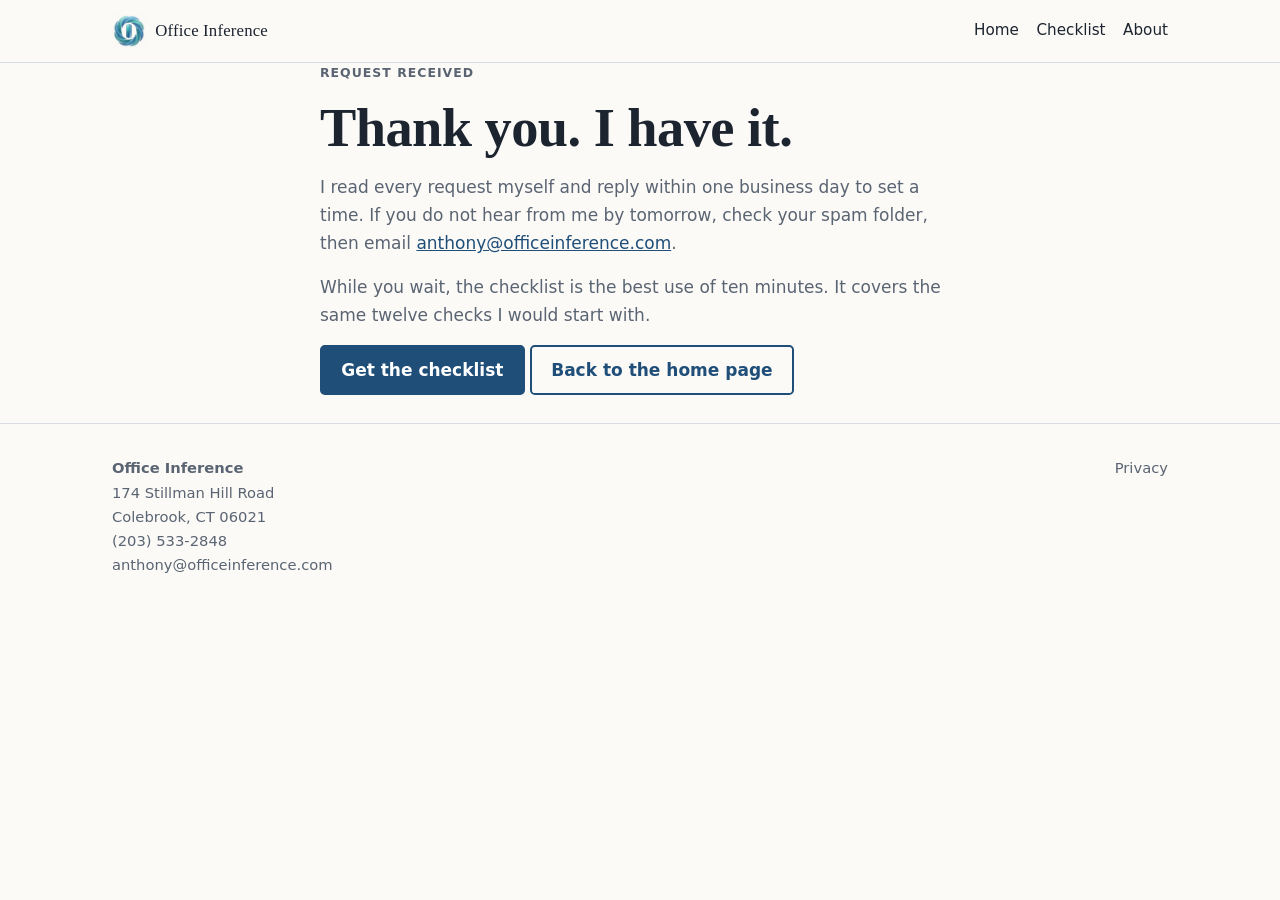
<file: ai-reset/thank-you/index.html>
<!DOCTYPE html>
<html lang="en">
<head>
<meta charset="utf-8">
<meta name="viewport" content="width=device-width, initial-scale=1">
<meta name="robots" content="noindex, nofollow">
<title>Request received | Office Inference</title>
<link rel="icon" href="/favicon.ico">
<link rel="stylesheet" href="/styles.css">
</head>
<body>
<header class="site-header">
  <div class="wrap header-inner">
    <a class="brand-link" href="/">
      <img src="/brand/oi-logo-300.png" alt="Office Inference logo" width="300" height="300">
      <span class="brand-name">Office Inference</span>
    </a>
    <nav class="site-nav" aria-label="Main"><a href="/">Home</a><a href="/checklist/">Checklist</a><a href="/about/">About</a></nav>
  </div>
</header>
<main id="main" class="block">
  <div class="wrap section-head">
    <p class="eyebrow">Request received</p>
    <h1>Thank you. I have it.</h1>
    <p class="lead">I read every request myself and reply within one business day to set a time. If you do not hear from me by tomorrow, check your spam folder, then email <a href="mailto:anthony@officeinference.com">anthony@officeinference.com</a>.</p>
    <p class="muted">While you wait, the checklist is the best use of ten minutes. It covers the same twelve checks I would start with.</p>
    <div class="actions">
      <a class="button" href="/checklist/">Get the checklist</a>
      <a class="button secondary" href="/">Back to the home page</a>
    </div>
  </div>
</main>
<footer class="site-footer">
  <div class="wrap footer-grid">
    <div><strong>Office Inference</strong><br>174 Stillman Hill Road<br>Colebrook, CT 06021<br><a href="tel:+12035332848">(203) 533-2848</a><br><a href="mailto:anthony@officeinference.com">anthony@officeinference.com</a></div>
    <nav class="footer-links" aria-label="Footer"><a href="/privacy/">Privacy</a></nav>
  </div>
</footer>
</body>
</html>
</file>
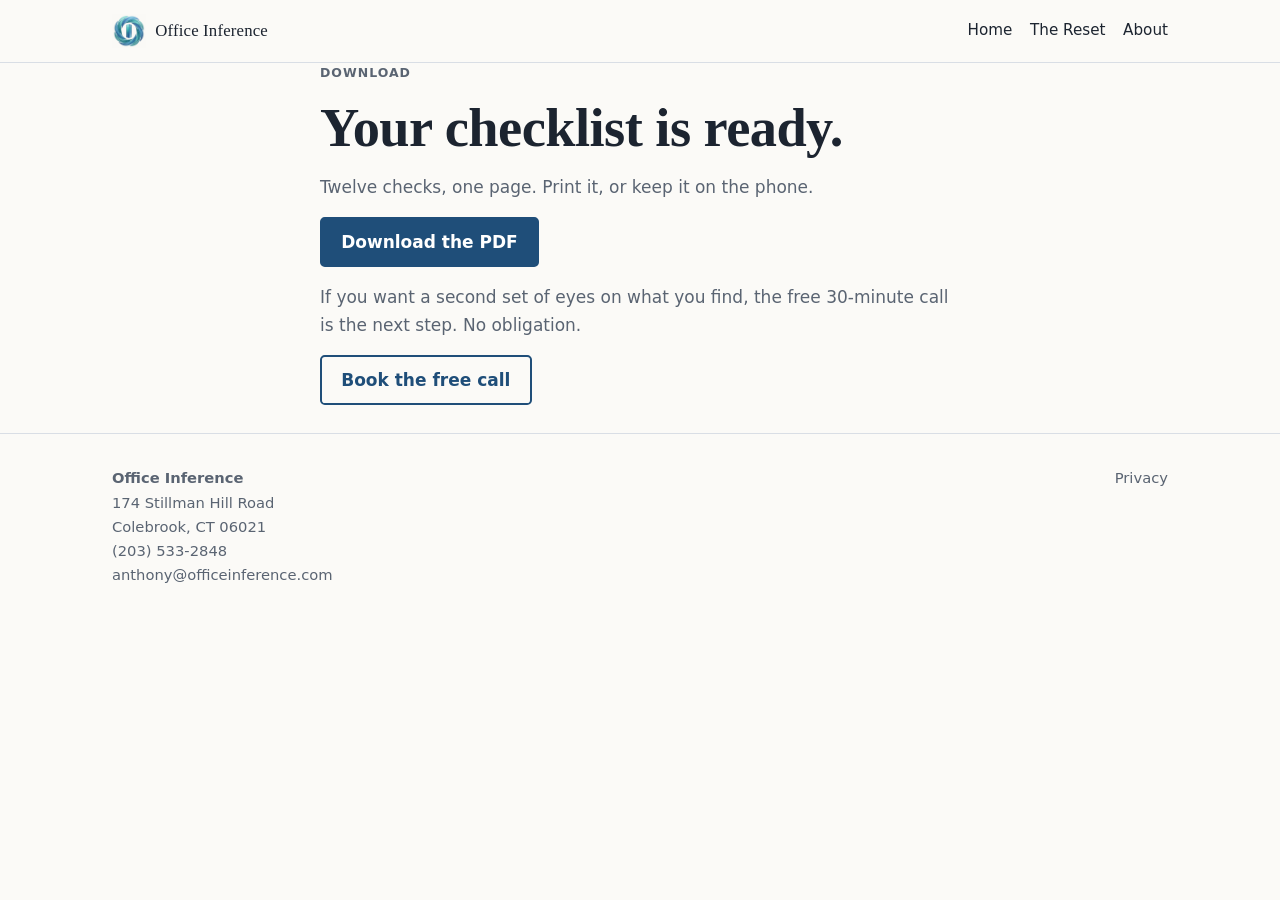
<file: checklist/thank-you/index.html>
<!DOCTYPE html>
<html lang="en">
<head>
<meta charset="utf-8">
<meta name="viewport" content="width=device-width, initial-scale=1">
<meta name="robots" content="noindex, nofollow">
<title>Your checklist | Office Inference</title>
<link rel="icon" href="/favicon.ico">
<link rel="stylesheet" href="/styles.css">
</head>
<body>
<header class="site-header">
  <div class="wrap header-inner">
    <a class="brand-link" href="/">
      <img src="/brand/oi-logo-300.png" alt="Office Inference logo" width="300" height="300">
      <span class="brand-name">Office Inference</span>
    </a>
    <nav class="site-nav" aria-label="Main"><a href="/">Home</a><a href="/ai-reset/">The Reset</a><a href="/about/">About</a></nav>
  </div>
</header>
<main id="main" class="block">
  <div class="wrap section-head">
    <p class="eyebrow">Download</p>
    <h1>Your checklist is ready.</h1>
    <p class="lead">Twelve checks, one page. Print it, or keep it on the phone.</p>
    <p><a class="button" href="/checklist/ai-last-mile-checklist.pdf" download>Download the PDF</a></p>
    <p class="muted">If you want a second set of eyes on what you find, the free 30-minute call is the next step. No obligation.</p>
    <p><a class="button secondary" href="/ai-reset/">Book the free call</a></p>
  </div>
</main>
<footer class="site-footer">
  <div class="wrap footer-grid">
    <div><strong>Office Inference</strong><br>174 Stillman Hill Road<br>Colebrook, CT 06021<br><a href="tel:+12035332848">(203) 533-2848</a><br><a href="mailto:anthony@officeinference.com">anthony@officeinference.com</a></div>
    <nav class="footer-links" aria-label="Footer"><a href="/privacy/">Privacy</a></nav>
  </div>
</footer>
</body>
</html>
</file>
<file: styles.css>
:root {
  --navy: #1f4e79;
  --navy-dark: #163a5a;
  --ink: #1c2430;
  --muted: #5a6472;
  --paper: #fbfaf7;
  --tint: #eef2f6;
  --line: #d9dee5;
  --white: #ffffff;
  --serif: Georgia, "Times New Roman", serif;
  --sans: system-ui, -apple-system, "Segoe UI", Roboto, "Helvetica Neue", Arial, sans-serif;
}

*, *::before, *::after { box-sizing: border-box; }

html { scroll-behavior: smooth; }

body {
  margin: 0;
  font-family: var(--sans);
  font-size: 1.0625rem;
  line-height: 1.65;
  color: var(--ink);
  background: var(--paper);
}

h1, h2, h3 {
  font-family: var(--serif);
  font-weight: 600;
  line-height: 1.2;
  margin: 0 0 0.75rem;
  letter-spacing: -0.01em;
}

h1 { font-size: clamp(2.1rem, 5vw, 3.4rem); }
h2 { font-size: clamp(1.5rem, 3vw, 2.1rem); }
h3 { font-size: 1.2rem; }
p { margin: 0 0 1rem; }
a { color: var(--navy); }
a:hover { color: var(--navy-dark); }

.skip-link {
  position: absolute; top: -4rem; left: 0.5rem; z-index: 50;
  background: var(--navy); color: var(--white); padding: 0.5rem 0.75rem;
}
.skip-link:focus { top: 0.5rem; }

.wrap { max-width: 70rem; margin-inline: auto; padding-inline: 1.25rem; }
@media (min-width: 45rem) { .wrap { padding-inline: 2rem; } }

.site-header {
  border-bottom: 1px solid var(--line);
  background: rgba(251, 250, 247, 0.96);
  position: sticky; top: 0; z-index: 30;
  backdrop-filter: blur(6px);
}
.header-inner {
  display: flex; flex-wrap: wrap; align-items: center; gap: 1rem 1.5rem;
  padding-block: 0.75rem;
}
.brand-link { display: inline-flex; align-items: center; gap: 0.6rem; text-decoration: none; color: var(--ink); }
.brand-link img { height: 2.1rem; width: auto; }
.brand-name { font-family: var(--serif); font-size: 1.05rem; letter-spacing: 0.01em; }
.site-nav { display: flex; flex-wrap: wrap; gap: 0.4rem 1.1rem; margin-left: auto; align-items: center; }
.site-nav a {
  text-decoration: none; color: var(--ink); font-size: 0.95rem; padding: 0.35rem 0;
  border-bottom: 2px solid transparent;
}
.site-nav a:hover, .site-nav a[aria-current="page"] { border-bottom-color: var(--navy); }
.site-nav .nav-cta {
  background: var(--navy); color: var(--white); padding: 0.5rem 0.9rem;
  border-radius: 0.25rem; border-bottom: 0; font-weight: 600;
}
.site-nav .nav-cta:hover { background: var(--navy-dark); color: var(--white); }

.hero { padding-block: clamp(2.5rem, 6vw, 5rem); }
.hero-grid { display: grid; gap: 2rem; grid-template-columns: 1fr; align-items: start; }
@media (min-width: 55rem) { .hero-grid { grid-template-columns: 1.25fr 0.75fr; gap: 3rem; } }
.eyebrow {
  text-transform: uppercase; letter-spacing: 0.08em; font-size: 0.78rem;
  color: var(--muted); margin: 0 0 0.75rem; font-weight: 600;
}
.hero p.lead { font-size: 1.2rem; color: var(--ink); max-width: 38rem; }
.hero .actions { display: flex; flex-wrap: wrap; gap: 0.75rem; margin-top: 1.5rem; }
.hero .small { color: var(--muted); font-size: 0.95rem; margin-top: 1rem; }

.button {
  display: inline-block; background: var(--navy); color: var(--white);
  text-decoration: none; padding: 0.8rem 1.2rem; border-radius: 0.3rem;
  font-weight: 600; border: 2px solid var(--navy); line-height: 1.2;
}
.button:hover { background: var(--navy-dark); border-color: var(--navy-dark); color: var(--white); }
.button.secondary { background: transparent; color: var(--navy); }
.button.secondary:hover { background: var(--tint); color: var(--navy-dark); }

.card {
  background: var(--white); border: 1px solid var(--line);
  border-radius: 0.5rem; padding: 1.4rem 1.5rem;
}
.card h2, .card h3 { margin-top: 0; }
.card .button { width: 100%; text-align: center; margin-top: 0.5rem; }

section.block { padding-block: clamp(2.5rem, 5vw, 4rem); }
section.block.tint { background: var(--tint); }
.section-head { max-width: 44rem; margin-bottom: 1.75rem; }
.section-head p { color: var(--muted); }

.grid-2 { display: grid; gap: 1rem; grid-template-columns: 1fr; }
@media (min-width: 45rem) { .grid-2 { grid-template-columns: 1fr 1fr; } }
.grid-4 { display: grid; gap: 1rem; grid-template-columns: 1fr; }
@media (min-width: 45rem) { .grid-4 { grid-template-columns: 1fr 1fr; } }
@media (min-width: 65rem) { .grid-4 { grid-template-columns: repeat(4, 1fr); } }

.item { background: var(--white); border: 1px solid var(--line); border-radius: 0.4rem; padding: 1.1rem 1.2rem; }
.item h3 { font-size: 1.05rem; margin-bottom: 0.35rem; }
.item p { margin: 0; color: var(--muted); font-size: 0.98rem; }

.steps { counter-reset: step; display: grid; gap: 1rem; }
.step { position: relative; padding-left: 3.2rem; }
.step::before {
  counter-increment: step; content: counter(step);
  position: absolute; left: 0; top: 0; width: 2.2rem; height: 2.2rem;
  border-radius: 50%; background: var(--navy); color: var(--white);
  display: grid; place-items: center; font-weight: 700; font-family: var(--sans);
}
.step h3 { margin-bottom: 0.25rem; }
.step p { margin: 0; color: var(--muted); }

.stats { display: grid; gap: 1rem; grid-template-columns: 1fr; }
@media (min-width: 45rem) { .stats { grid-template-columns: repeat(3, 1fr); } }
.stat { background: var(--white); border: 1px solid var(--line); border-radius: 0.4rem; padding: 1.2rem; }
.stat strong { display: block; font-family: var(--serif); font-size: 2rem; color: var(--navy); line-height: 1; margin-bottom: 0.4rem; }
.stat span { color: var(--muted); font-size: 0.95rem; }
.source-note { color: var(--muted); font-size: 0.85rem; margin-top: 1rem; }

.split { display: grid; gap: 2rem; grid-template-columns: 1fr; }
@media (min-width: 55rem) { .split { grid-template-columns: 1fr 1fr; } }

.checklist { list-style: none; padding: 0; margin: 0; }
.checklist li { padding-left: 1.7rem; position: relative; margin-bottom: 0.7rem; }
.checklist li::before { content: ""; position: absolute; left: 0; top: 0.5rem; width: 0.7rem; height: 0.7rem; background: var(--navy); border-radius: 50%; }

.faq details {
  background: var(--white); border: 1px solid var(--line); border-radius: 0.4rem;
  padding: 1rem 1.2rem; margin-bottom: 0.7rem;
}
.faq summary { cursor: pointer; font-weight: 600; }
.faq details p { margin: 0.7rem 0 0; color: var(--muted); }

.form-card { background: var(--white); border: 1px solid var(--line); border-radius: 0.5rem; padding: 1.5rem; }
.field { margin-bottom: 1rem; }
.field label { display: block; font-weight: 600; font-size: 0.95rem; margin-bottom: 0.3rem; }
.field .hint { font-weight: 400; color: var(--muted); font-size: 0.88rem; }
.field input, .field textarea, .field select {
  width: 100%; padding: 0.65rem 0.7rem; border: 1px solid var(--line); border-radius: 0.3rem;
  font: inherit; color: var(--ink); background: var(--white);
}
.field input:focus, .field textarea:focus, .field select:focus {
  outline: 3px solid rgba(31, 78, 121, 0.25); border-color: var(--navy);
}
.field textarea { min-height: 6rem; resize: vertical; }
.hp { position: absolute; left: -9999px; }
.form-note { color: var(--muted); font-size: 0.85rem; margin-top: 0.8rem; }

.cta-band { background: var(--navy); color: var(--white); padding-block: clamp(2.5rem, 5vw, 3.5rem); }
.cta-band h2 { color: var(--white); }
.cta-band p { color: #dbe7f2; max-width: 40rem; }
.cta-band .button { background: var(--white); color: var(--navy); border-color: var(--white); }
.cta-band .button:hover { background: var(--tint); }

.site-footer { border-top: 1px solid var(--line); padding-block: 2rem; color: var(--muted); font-size: 0.92rem; }
.footer-grid { display: flex; flex-wrap: wrap; gap: 1.5rem 2rem; justify-content: space-between; }
.footer-grid a { color: var(--muted); text-decoration: none; }
.footer-grid a:hover { color: var(--navy); }
.footer-links { display: flex; flex-wrap: wrap; gap: 0.5rem 1.2rem; }

.notice { background: #fff8e6; border: 1px solid #e6d39a; border-radius: 0.3rem; padding: 0.9rem 1rem; font-size: 0.95rem; }
.center { text-align: center; }
.mt-2 { margin-top: 2rem; }
.muted { color: var(--muted); }
</file>
